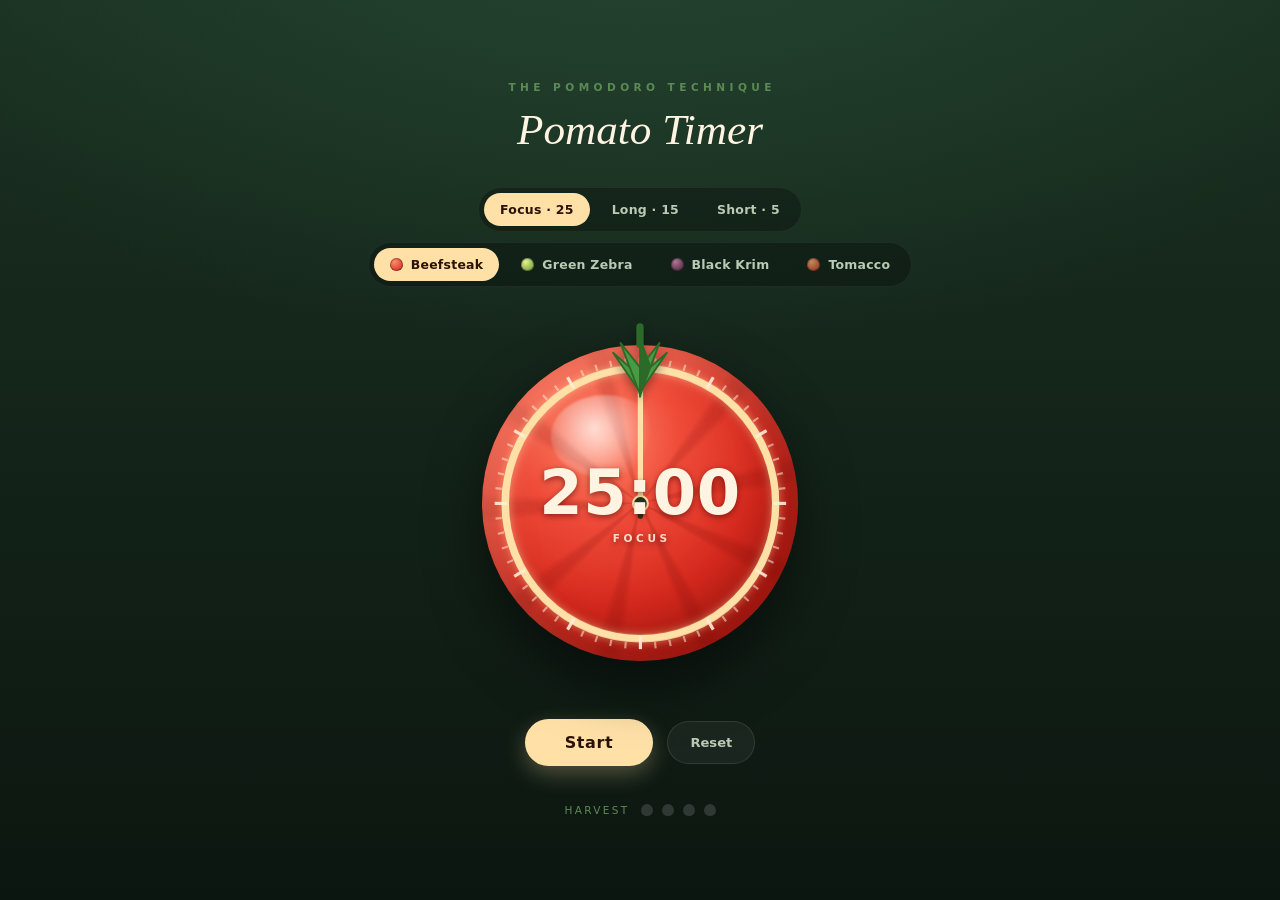
<file: index.html>
<!DOCTYPE html>
<html lang="en">
<head>
  <meta charset="UTF-8">
  <meta name="viewport" content="width=device-width, initial-scale=1.0">
  <title>Pomato Timer</title>
  <link rel="stylesheet" href="style.css">
  <script src="app.js" defer></script>
</head>
<body data-variety="beefsteak">

  <header class="brand">
    <div class="kicker">The Pomodoro Technique</div>
    <h1>Pomato Timer</h1>
  </header>

  <div class="switches">
    <div class="modes" role="group" aria-label="Timer mode">
      <button data-mode="focus" data-min="25" aria-pressed="true">Focus &#183; 25</button>
      <button data-mode="long"  data-min="15" aria-pressed="false">Long &#183; 15</button>
      <button data-mode="short" data-min="5" aria-pressed="false">Short &#183; 5</button>
    </div>

    <div class="varieties" role="group" aria-label="Tomato variety">
      <button data-variety="beefsteak" aria-pressed="true"><span class="swatch beefsteak"></span>Beefsteak</button>
      <button data-variety="green" aria-pressed="false"><span class="swatch green"></span>Green Zebra</button>
      <button data-variety="krim" aria-pressed="false"><span class="swatch krim"></span>Black Krim</button>
      <button data-variety="tomacco" aria-pressed="false"><span class="swatch tomacco"></span>Tomacco</button>
    </div>
  </div>

  <div class="stage" id="stage">
    <div class="tomato"></div>

    <!-- leafy calyx, drawn as vector paths -->
    <svg class="leaf" viewBox="0 0 100 100" aria-hidden="true">
      <g fill="var(--leaf)" stroke="var(--leaf-deep)" stroke-width="1.5" stroke-linejoin="round">
        <path d="M50 62 L28 30 L44 44 Z"/>
        <path d="M50 62 L72 30 L56 44 Z"/>
        <path d="M50 64 L34 22 L50 42 Z"/>
        <path d="M50 64 L66 22 L50 42 Z"/>
        <path d="M50 66 L50 18 L58 40 Z" fill="var(--leaf-deep)"/>
      </g>
      <rect x="47" y="6" width="6" height="20" rx="3" fill="var(--leaf-deep)"/>
    </svg>

    <!-- dial: track, progress ring, tick marks, sweeping hand -->
    <svg class="dial" viewBox="0 0 300 300" aria-hidden="true">
      <circle class="track" cx="150" cy="150" r="128"/>
      <circle class="progress" id="progress" cx="150" cy="150" r="128"/>
      <g id="ticks"></g>
      <g class="hand-group" id="hand">
        <line class="hand" x1="150" y1="162" x2="150" y2="150"/>
        <line class="hand-tip" x1="150" y1="150" x2="150" y2="44"/>
        <circle class="hub" cx="150" cy="150" r="7"/>
      </g>
    </svg>

    <div class="readout">
      <div class="time" id="time" aria-live="polite">25:00</div>
      <div class="phase" id="phase">Focus</div>
    </div>
  </div>

  <div class="controls">
    <button class="btn primary" id="toggle" title="Start / Pause (Space)">Start</button>
    <button class="btn ghost" id="reset" title="Reset (R)">Reset</button>
  </div>

  <div class="harvest" id="harvest" aria-label="Completed focus sessions">
    <span class="label">Harvest</span>
  </div>

</body>
</html>
</file>
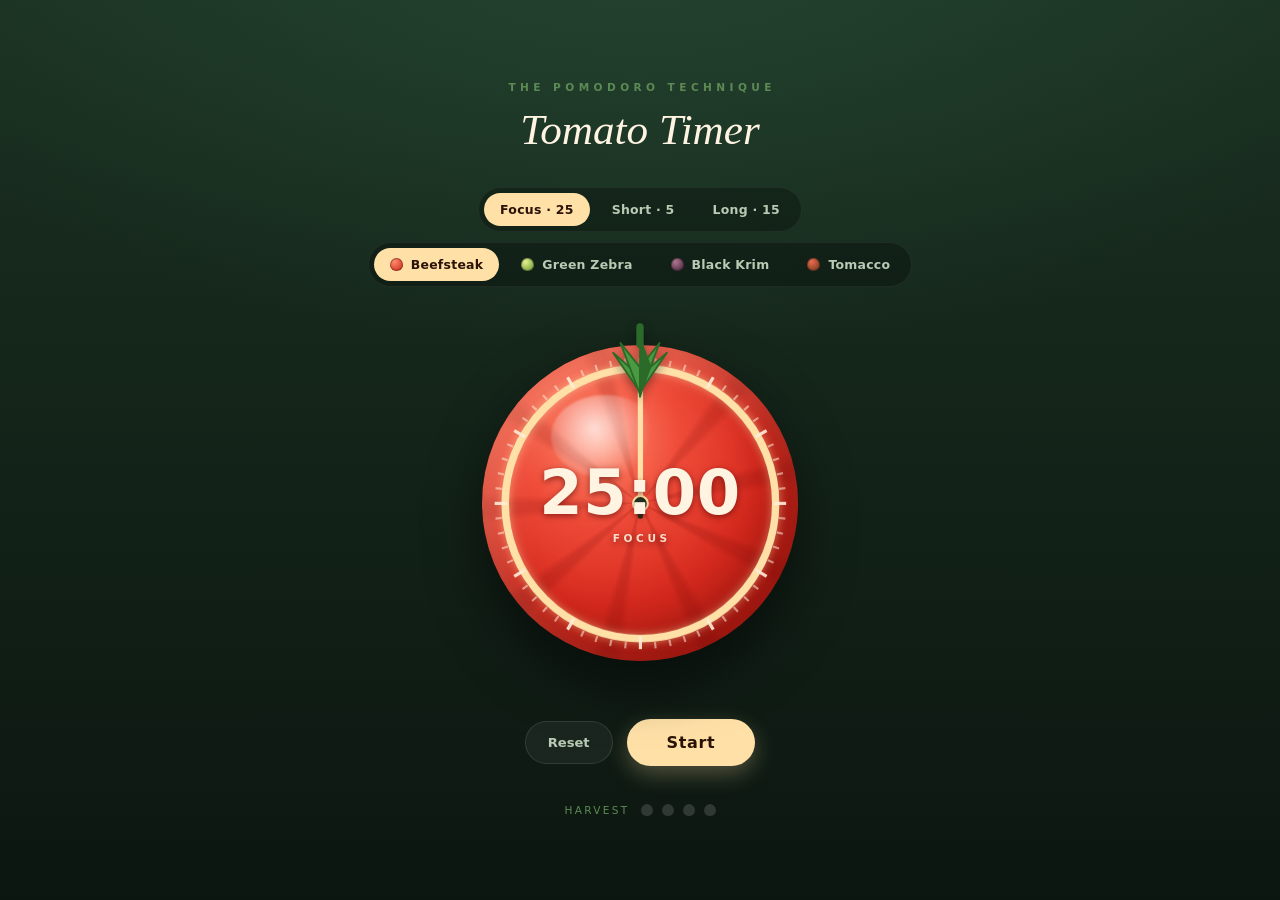
<file: tomato-timer.html>
<!DOCTYPE html>
<html lang="en">
<head>
  <meta charset="UTF-8">
  <meta name="viewport" content="width=device-width, initial-scale=1.0">
  <title>Tom Tom Tom</title>
  <style>
    :root{
      --bg-top:#1a3021;
      --bg-bot:#0c1610;
      --herb:#5c8a54;
      --cream:#fff3e2;
      --muted:#b9cbb4;
      --tomato-hi:#ff8a6b;
      --tomato-mid:#ef4b39;
      --tomato-shade:#d62a1e;
      --tomato-deep:#a81a12;
      --stripes:repeating-conic-gradient(from 8deg,
        rgba(120,15,8,0) 0deg 26deg,
        rgba(120,15,8,.16) 30deg 34deg,
        rgba(120,15,8,0) 38deg);
      --stripe-blend:multiply;
      --shadow-dark:rgba(120,10,6,.55);
      --shadow-light:rgba(255,190,160,.38);
      --leaf:#4a9a41;
      --leaf-deep:#2c6a29;
      --ring:#ffe1a8;
      --ring-track:rgba(255,240,220,.14);
      --hand:#20321f;
      --hand-tip:#ffe1a8;
      --pip-on:#ef4b39;
      --pip-off:rgba(255,255,255,.14);
    }

    /* Green Zebra — green body with yellow-green stripes */
    body[data-variety="green"]{
      --tomato-hi:#e6f18c;
      --tomato-mid:#8fbf46;
      --tomato-shade:#5f9130;
      --tomato-deep:#39631d;
      --stripes:repeating-conic-gradient(from 8deg,
        rgba(210,238,110,0) 0deg 22deg,
        rgba(210,238,110,.9) 27deg 33deg,
        rgba(210,238,110,0) 38deg);
      --stripe-blend:overlay;
      --shadow-dark:rgba(38,66,16,.55);
      --shadow-light:rgba(232,246,170,.42);
      --pip-on:#8fbf46;
    }

    /* Black Krim — dusky purple with hints of red */
    body[data-variety="krim"]{
      --tomato-hi:#b07690;
      --tomato-mid:#6e3a5a;
      --tomato-shade:#4c2640;
      --tomato-deep:#2f172c;
      --stripes:repeating-conic-gradient(from 8deg,
        rgba(198,52,46,0) 0deg 22deg,
        rgba(198,52,46,.6) 27deg 34deg,
        rgba(198,52,46,0) 38deg);
      --stripe-blend:soft-light;
      --shadow-dark:rgba(38,14,36,.6);
      --shadow-light:rgba(214,172,202,.34);
      --pip-on:#9c4763;
    }

    /* Tomacco — deep tobacco red banded with cured-leaf brown */
    body[data-variety="tomacco"]{
      --tomato-hi:#f2795c;
      --tomato-mid:#d6352a;
      --tomato-shade:#9e2018;
      --tomato-deep:#63120d;
      --stripes:repeating-conic-gradient(from 8deg,
        rgba(92,56,26,0) 0deg 21deg,
        rgba(92,56,26,.92) 26deg 34deg,
        rgba(92,56,26,0) 38deg);
      /* the other varieties tint their base colour; brown has more green than red
         does, so multiply/overlay can only darken toward red. normal lays down
         actual brown pigment. */
      --stripe-blend:normal;
      --shadow-dark:rgba(64,18,8,.55);
      --shadow-light:rgba(255,188,152,.36);
      --pip-on:#b8442a;
    }

    *{box-sizing:border-box;margin:0;padding:0}

    html,body{height:100%}

    body{
      min-height:100%;
      display:flex;
      flex-direction:column;
      align-items:center;
      justify-content:center;
      gap:clamp(20px,4vh,40px);
      padding:32px 20px;
      font-family:"Georgia","Iowan Old Style",serif;
      color:var(--cream);
      background:
        radial-gradient(120% 90% at 50% -10%, #244430 0%, transparent 55%),
        linear-gradient(180deg, var(--bg-top), var(--bg-bot));
      background-attachment:fixed;
    }

    .brand{
      text-align:center;
      line-height:1;
    }
    .brand .kicker{
      font-family:ui-sans-serif,system-ui,sans-serif;
      text-transform:uppercase;
      letter-spacing:.42em;
      font-size:.66rem;
      font-weight:600;
      color:var(--herb);
      padding-left:.42em;
    }
    .brand h1{
      font-size:clamp(1.9rem,5vw,2.7rem);
      font-weight:400;
      font-style:italic;
      margin-top:.35em;
      color:var(--cream);
    }

    /* ---- mode switch ---- */
    .modes{
      display:flex;
      gap:6px;
      padding:5px;
      background:rgba(0,0,0,.28);
      border:1px solid rgba(255,255,255,.06);
      border-radius:999px;
    }
    .modes button{
      font-family:ui-sans-serif,system-ui,sans-serif;
      font-size:.78rem;
      font-weight:600;
      letter-spacing:.02em;
      color:var(--muted);
      background:transparent;
      border:none;
      padding:9px 16px;
      border-radius:999px;
      cursor:pointer;
      transition:color .2s, background .25s;
    }
    .modes button:hover{color:var(--cream)}
    .modes button[aria-pressed="true"]{
      color:#2a1207;
      background:var(--ring);
    }

    /* stack the two switcher rows tightly as one unit */
    .switches{
      display:flex;
      flex-direction:column;
      align-items:center;
      gap:10px;
    }

    /* ---- tomato variety switch ---- */
    .varieties{
      display:flex;
      flex-wrap:wrap;
      justify-content:center;
      gap:6px;
      padding:5px;
      background:rgba(0,0,0,.28);
      border:1px solid rgba(255,255,255,.06);
      border-radius:999px;
    }
    .varieties button{
      display:inline-flex;
      align-items:center;
      gap:8px;
      font-family:ui-sans-serif,system-ui,sans-serif;
      font-size:.78rem;
      font-weight:600;
      letter-spacing:.02em;
      color:var(--muted);
      background:transparent;
      border:none;
      padding:9px 16px;
      border-radius:999px;
      cursor:pointer;
      transition:color .2s, background .25s;
    }
    .varieties button:hover{color:var(--cream)}
    .varieties button[aria-pressed="true"]{
      color:#2a1207;
      background:var(--ring);
    }
    .swatch{
      width:13px;
      height:13px;
      flex:none;
      border-radius:50% 50% 50% 50% / 55% 55% 45% 45%;
      box-shadow:inset 0 0 0 1px rgba(0,0,0,.3);
    }
    .swatch.beefsteak{background:radial-gradient(circle at 35% 30%,#ff8a6b,#c62216)}
    .swatch.green{background:radial-gradient(circle at 35% 30%,#e6f18c,#5f9130)}
    .swatch.krim{background:radial-gradient(circle at 35% 30%,#b07690,#3a1c34)}
    .swatch.tomacco{background:radial-gradient(circle at 35% 30%,#ef6a4e,#5c3418)}

    /* ---- the tomato timer ---- */
    .stage{
      --size:clamp(240px,74vw,360px);
      position:relative;
      width:var(--size);
      height:var(--size);
      display:grid;
      place-items:center;
    }

    .tomato{
      position:absolute;
      inset:6%;
      border-radius:50%;
      background:
        var(--stripes),
        radial-gradient(circle at 37% 30%,
          var(--tomato-hi) 0%, var(--tomato-mid) 27%,
          var(--tomato-shade) 56%, var(--tomato-deep) 100%);
      background-blend-mode:var(--stripe-blend), normal;
      box-shadow:
        inset -20px -24px 44px var(--shadow-dark),
        inset 16px 18px 34px var(--shadow-light),
        0 26px 54px rgba(0,0,0,.5);
      transition:background .4s ease, box-shadow .4s ease;
    }
    /* glossy specular highlight */
    .tomato::after{
      content:"";
      position:absolute;
      left:22%; top:16%;
      width:34%; height:26%;
      border-radius:50%;
      background:radial-gradient(circle at 40% 40%, rgba(255,255,255,.72), rgba(255,255,255,0) 70%);
      filter:blur(1px);
    }

    /* leafy calyx + stem on the crown */
    .leaf{
      position:absolute;
      top:-2%;
      left:50%;
      width:34%;
      height:34%;
      transform:translateX(-50%);
      z-index:4;
      filter:drop-shadow(0 4px 5px rgba(0,0,0,.35));
    }

    /* svg overlay: track, progress ring, ticks, sweeping hand */
    .dial{
      position:absolute;
      inset:6%;
      z-index:3;
      overflow:visible;
    }
    .track{fill:none;stroke:var(--ring-track);stroke-width:7}
    .progress{
      fill:none;
      stroke:var(--ring);
      stroke-width:7;
      stroke-linecap:round;
      transform:rotate(-90deg);
      transform-origin:150px 150px;
      filter:drop-shadow(0 0 4px rgba(255,225,168,.5));
    }
    .tick{stroke:rgba(255,235,215,.55);stroke-width:2}
    .tick.major{stroke:rgba(255,235,215,.9);stroke-width:3}
    .hand-group{transform-origin:150px 150px}
    .hand{stroke:var(--hand);stroke-width:5;stroke-linecap:round}
    .hand-tip{stroke:var(--hand-tip);stroke-width:5;stroke-linecap:round}
    .hub{fill:var(--hand);stroke:var(--hand-tip);stroke-width:2}

    /* center readout sits above the dial */
    .readout{
      position:relative;
      z-index:3;
      text-align:center;
      pointer-events:none;
      text-shadow:0 2px 6px rgba(80,6,2,.6);
    }
    .time{
      font-family:ui-sans-serif,system-ui,sans-serif;
      font-variant-numeric:tabular-nums;
      font-weight:700;
      font-size:clamp(2.6rem,12vw,3.9rem);
      letter-spacing:.01em;
      line-height:1;
      color:var(--cream);
    }
    .phase{
      font-family:ui-sans-serif,system-ui,sans-serif;
      text-transform:uppercase;
      letter-spacing:.34em;
      font-size:.66rem;
      font-weight:600;
      margin-top:.7em;
      padding-left:.34em;
      color:#ffdcc7;
    }

    .stage.done .tomato{animation:wobble .6s ease}
    @keyframes wobble{
      0%,100%{transform:rotate(0) scale(1)}
      20%{transform:rotate(-4deg) scale(1.04)}
      45%{transform:rotate(3deg) scale(.98)}
      70%{transform:rotate(-2deg) scale(1.02)}
    }

    /* ---- controls ---- */
    .controls{
      display:flex;
      align-items:center;
      gap:14px;
    }
    .btn{
      font-family:ui-sans-serif,system-ui,sans-serif;
      cursor:pointer;
      border:none;
      transition:transform .12s ease, background .2s, color .2s, box-shadow .2s;
    }
    .btn:active{transform:translateY(1px)}
    .btn.primary{
      font-size:1rem;
      font-weight:700;
      letter-spacing:.04em;
      color:#2a1207;
      background:var(--ring);
      padding:14px 40px;
      border-radius:999px;
      box-shadow:0 8px 22px rgba(255,225,168,.28);
    }
    .btn.primary:hover{box-shadow:0 10px 28px rgba(255,225,168,.4)}
    .btn.ghost{
      font-size:.82rem;
      font-weight:600;
      color:var(--muted);
      background:rgba(255,255,255,.05);
      border:1px solid rgba(255,255,255,.1);
      padding:13px 22px;
      border-radius:999px;
    }
    .btn.ghost:hover{color:var(--cream);background:rgba(255,255,255,.1)}

    /* completed-session pips */
    .harvest{
      display:flex;
      align-items:center;
      gap:9px;
      min-height:16px;
    }
    .harvest .label{
      font-family:ui-sans-serif,system-ui,sans-serif;
      font-size:.66rem;
      text-transform:uppercase;
      letter-spacing:.22em;
      color:var(--herb);
      margin-right:2px;
    }
    .pip{
      width:12px;height:12px;border-radius:50% 50% 50% 50% / 55% 55% 45% 45%;
      background:var(--pip-off);
      transition:background .3s, transform .3s;
    }
    .pip.on{background:var(--pip-on);transform:scale(1.05)}

    :focus-visible{outline:3px solid var(--ring);outline-offset:3px;border-radius:6px}

    @media (prefers-reduced-motion:reduce){
      .stage.done .tomato{animation:none}
      .btn{transition:none}
    }
  </style>
</head>
<body data-variety="beefsteak">

  <header class="brand">
    <div class="kicker">The Pomodoro Technique</div>
    <h1>Tomato Timer</h1>
  </header>

  <div class="switches">
    <div class="modes" role="group" aria-label="Timer mode">
      <button data-mode="focus" data-min="25" aria-pressed="true">Focus · 25</button>
      <button data-mode="short" data-min="5" aria-pressed="false">Short · 5</button>
      <button data-mode="long"  data-min="15" aria-pressed="false">Long · 15</button>
    </div>

    <div class="varieties" role="group" aria-label="Tomato variety">
      <button data-variety="beefsteak" aria-pressed="true"><span class="swatch beefsteak"></span>Beefsteak</button>
      <button data-variety="green" aria-pressed="false"><span class="swatch green"></span>Green Zebra</button>
      <button data-variety="krim" aria-pressed="false"><span class="swatch krim"></span>Black Krim</button>
      <button data-variety="tomacco" aria-pressed="false"><span class="swatch tomacco"></span>Tomacco</button>
    </div>
  </div>

  <div class="stage" id="stage">
    <div class="tomato"></div>

    <!-- leafy calyx, drawn as vector paths -->
    <svg class="leaf" viewBox="0 0 100 100" aria-hidden="true">
      <g fill="var(--leaf)" stroke="var(--leaf-deep)" stroke-width="1.5" stroke-linejoin="round">
        <path d="M50 62 L28 30 L44 44 Z"/>
        <path d="M50 62 L72 30 L56 44 Z"/>
        <path d="M50 64 L34 22 L50 42 Z"/>
        <path d="M50 64 L66 22 L50 42 Z"/>
        <path d="M50 66 L50 18 L58 40 Z" fill="var(--leaf-deep)"/>
      </g>
      <rect x="47" y="6" width="6" height="20" rx="3" fill="var(--leaf-deep)"/>
    </svg>

    <!-- dial: track, progress ring, tick marks, sweeping hand -->
    <svg class="dial" viewBox="0 0 300 300" aria-hidden="true">
      <circle class="track" cx="150" cy="150" r="128"/>
      <circle class="progress" id="progress" cx="150" cy="150" r="128"/>
      <g id="ticks"></g>
      <g class="hand-group" id="hand">
        <line class="hand" x1="150" y1="162" x2="150" y2="150"/>
        <line class="hand-tip" x1="150" y1="150" x2="150" y2="44"/>
        <circle class="hub" cx="150" cy="150" r="7"/>
      </g>
    </svg>

    <div class="readout">
      <div class="time" id="time" aria-live="polite">25:00</div>
      <div class="phase" id="phase">Focus</div>
    </div>
  </div>

  <div class="controls">
    <button class="btn ghost" id="reset" title="Reset (R)">Reset</button>
    <button class="btn primary" id="toggle" title="Start / Pause (Space)">Start</button>
  </div>

  <div class="harvest" id="harvest" aria-label="Completed focus sessions">
    <span class="label">Harvest</span>
  </div>

  <script>
    // Tomato Timer — pomodoro clock, mode switching, variety theming, and chime.
    // Loaded with `defer`, so the DOM is ready by the time this runs.

    (function(){
      'use strict';

      const MODES = {
        focus: { min:25, label:"Focus" },
        short: { min:5,  label:"Short break" },
        long:  { min:15, label:"Long break" }
      };

      const stage    = document.getElementById('stage');
      const timeEl   = document.getElementById('time');
      const phaseEl  = document.getElementById('phase');
      const toggleBtn= document.getElementById('toggle');
      const resetBtn = document.getElementById('reset');
      const progress = document.getElementById('progress');
      const handEl   = document.getElementById('hand');
      const ticksEl  = document.getElementById('ticks');
      const harvestEl= document.getElementById('harvest');
      const modeBtns = Array.from(document.querySelectorAll('.modes button'));
      const varietyBtns = Array.from(document.querySelectorAll('.varieties button'));

      const R = 128;
      const CIRC = 2 * Math.PI * R;
      progress.style.strokeDasharray = CIRC;

      // build 60 tick marks, longer every 5th
      for (let i = 0; i < 60; i++){
        const major = i % 5 === 0;
        const a = (i / 60) * Math.PI * 2 - Math.PI/2;
        const outer = 138, inner = major ? 126 : 132;
        const line = document.createElementNS('http://www.w3.org/2000/svg','line');
        line.setAttribute('x1', 150 + Math.cos(a)*inner);
        line.setAttribute('y1', 150 + Math.sin(a)*inner);
        line.setAttribute('x2', 150 + Math.cos(a)*outer);
        line.setAttribute('y2', 150 + Math.sin(a)*outer);
        line.setAttribute('class', major ? 'tick major' : 'tick');
        ticksEl.appendChild(line);
      }

      let mode = 'focus';
      let total = MODES[mode].min * 60 * 1000;   // ms
      let remaining = total;                      // ms
      let running = false;
      let endAt = 0;                              // timestamp when it hits zero
      let rafId = null;
      let completedFocus = 0;

      function fmt(ms){
        const s = Math.max(0, Math.ceil(ms/1000));
        const m = Math.floor(s/60);
        const r = s % 60;
        return m + ':' + String(r).padStart(2,'0');
      }

      function render(){
        timeEl.textContent = fmt(remaining);
        const elapsed = total - remaining;
        const frac = total > 0 ? elapsed/total : 0;
        // drain the ring as time elapses
        progress.style.strokeDashoffset = CIRC * frac;
        // sweep the hand once around per session
        handEl.style.transform = 'rotate(' + (frac * 360) + 'deg)';
      }

      function tick(){
        remaining = endAt - Date.now();
        if (remaining <= 0){
          remaining = 0;
          render();
          finish();
          return;
        }
        render();
        rafId = requestAnimationFrame(tick);
      }

      function start(){
        if (running || remaining <= 0) return;
        running = true;
        endAt = Date.now() + remaining;
        toggleBtn.textContent = 'Pause';
        stage.classList.remove('done');
        rafId = requestAnimationFrame(tick);
      }

      function pause(){
        if (!running) return;
        running = false;
        cancelAnimationFrame(rafId);
        remaining = endAt - Date.now();
        toggleBtn.textContent = 'Resume';
        render();
      }

      function reset(){
        running = false;
        cancelAnimationFrame(rafId);
        total = MODES[mode].min * 60 * 1000;
        remaining = total;
        toggleBtn.textContent = 'Start';
        stage.classList.remove('done');
        render();
      }

      function finish(){
        running = false;
        cancelAnimationFrame(rafId);
        toggleBtn.textContent = 'Start';
        stage.classList.add('done');
        chime();
        if (mode === 'focus'){
          completedFocus++;
          drawHarvest();
        }
        // reset back to full so it's ready to go again
        remaining = total;
        setTimeout(() => { if(!running) render(); }, 650);
      }

      function setMode(next){
        mode = next;
        modeBtns.forEach(b => b.setAttribute('aria-pressed', String(b.dataset.mode === mode)));
        phaseEl.textContent = MODES[mode].label;
        reset();
      }

      function drawHarvest(){
        // keep the label, refresh pips
        harvestEl.querySelectorAll('.pip').forEach(p => p.remove());
        const shown = Math.min(completedFocus, 8);
        for (let i = 0; i < Math.max(shown, 4); i++){
          const pip = document.createElement('span');
          pip.className = 'pip' + (i < completedFocus ? ' on' : '');
          harvestEl.appendChild(pip);
        }
      }

      // gentle three-note chime, no audio files
      let audioCtx = null;
      function chime(){
        try{
          audioCtx = audioCtx || new (window.AudioContext || window.webkitAudioContext)();
          const now = audioCtx.currentTime;
          [880, 1108, 1318].forEach((f, i) => {
            const osc = audioCtx.createOscillator();
            const gain = audioCtx.createGain();
            osc.type = 'sine';
            osc.frequency.value = f;
            const t = now + i * 0.18;
            gain.gain.setValueAtTime(0.0001, t);
            gain.gain.exponentialRampToValueAtTime(0.25, t + 0.02);
            gain.gain.exponentialRampToValueAtTime(0.0001, t + 0.4);
            osc.connect(gain).connect(audioCtx.destination);
            osc.start(t);
            osc.stop(t + 0.42);
          });
        }catch(e){/* audio not available, fine */}
      }

      // events
      toggleBtn.addEventListener('click', () => running ? pause() : start());
      resetBtn.addEventListener('click', reset);
      modeBtns.forEach(b => b.addEventListener('click', () => setMode(b.dataset.mode)));

      function setVariety(next){
        document.body.dataset.variety = next;
        varietyBtns.forEach(b => b.setAttribute('aria-pressed', String(b.dataset.variety === next)));
      }
      varietyBtns.forEach(b => b.addEventListener('click', () => setVariety(b.dataset.variety)));

      document.addEventListener('keydown', (e) => {
        if (e.code === 'Space'){ e.preventDefault(); running ? pause() : start(); }
        else if (e.key.toLowerCase() === 'r'){ reset(); }
      });

      drawHarvest();
      render();
    })();
  </script>

</body>
</html>
</file>
<file: style.css>
@charset "utf-8";
/* Tomato Timer stylesheet
   build: 2026-07-30 - varieties: beefsteak, green, krim, tomacco
   Check which copy is live:
     getComputedStyle(document.documentElement).getPropertyValue('--css-build')
   Empty result = the browser is loading an older stylesheet. */

:root{
  --css-build:"2026-07-30b-ascii-tomacco-brown";
  --bg-top:#1a3021;
  --bg-bot:#0c1610;
  --herb:#5c8a54;
  --cream:#fff3e2;
  --muted:#b9cbb4;
  --tomato-hi:#ff8a6b;
  --tomato-mid:#ef4b39;
  --tomato-shade:#d62a1e;
  --tomato-deep:#a81a12;
  --stripes:repeating-conic-gradient(from 8deg,
    rgba(120,15,8,0) 0deg 26deg,
    rgba(120,15,8,.16) 30deg 34deg,
    rgba(120,15,8,0) 38deg);
  --stripe-blend:multiply;
  --shadow-dark:rgba(120,10,6,.55);
  --shadow-light:rgba(255,190,160,.38);
  --leaf:#4a9a41;
  --leaf-deep:#2c6a29;
  --ring:#ffe1a8;
  --ring-track:rgba(255,240,220,.14);
  --hand:#20321f;
  --hand-tip:#ffe1a8;
  --pip-on:#ef4b39;
  --pip-off:rgba(255,255,255,.14);
}

/* Green Zebra -- green body with yellow-green stripes */
body[data-variety="green"]{
  --tomato-hi:#e6f18c;
  --tomato-mid:#8fbf46;
  --tomato-shade:#5f9130;
  --tomato-deep:#39631d;
  --stripes:repeating-conic-gradient(from 8deg,
    rgba(210,238,110,0) 0deg 22deg,
    rgba(210,238,110,.9) 27deg 33deg,
    rgba(210,238,110,0) 38deg);
  --stripe-blend:overlay;
  --shadow-dark:rgba(38,66,16,.55);
  --shadow-light:rgba(232,246,170,.42);
  --pip-on:#8fbf46;
}

/* Black Krim -- dusky purple with hints of red */
body[data-variety="krim"]{
  --tomato-hi:#b07690;
  --tomato-mid:#6e3a5a;
  --tomato-shade:#4c2640;
  --tomato-deep:#2f172c;
  --stripes:repeating-conic-gradient(from 8deg,
    rgba(198,52,46,0) 0deg 22deg,
    rgba(198,52,46,.6) 27deg 34deg,
    rgba(198,52,46,0) 38deg);
  --stripe-blend:soft-light;
  --shadow-dark:rgba(38,14,36,.6);
  --shadow-light:rgba(214,172,202,.34);
  --pip-on:#9c4763;
}

/* Tomacco -- cured tobacco brown, banded with tomato red */
body[data-variety="tomacco"]{
  --tomato-hi:#c08a5c;
  --tomato-mid:#8a5630;
  --tomato-shade:#5c3719;
  --tomato-deep:#331d0c;
  --stripes:repeating-conic-gradient(from 8deg,
    rgba(196,54,38,0) 0deg 21deg,
    rgba(196,54,38,.9) 26deg 34deg,
    rgba(196,54,38,0) 38deg);
  /* red over brown: multiply would only drive it toward dark brown, so the
     stripes are laid down as pigment instead. */
  --stripe-blend:normal;
  --shadow-dark:rgba(44,22,6,.55);
  --shadow-light:rgba(244,206,166,.34);
  --pip-on:#8a5630;
}

*{box-sizing:border-box;margin:0;padding:0}

html,body{height:100%}

body{
  min-height:100%;
  display:flex;
  flex-direction:column;
  align-items:center;
  justify-content:center;
  gap:clamp(20px,4vh,40px);
  padding:32px 20px;
  font-family:"Georgia","Iowan Old Style",serif;
  color:var(--cream);
  background:
    radial-gradient(120% 90% at 50% -10%, #244430 0%, transparent 55%),
    linear-gradient(180deg, var(--bg-top), var(--bg-bot));
  background-attachment:fixed;
}

.brand{
  text-align:center;
  line-height:1;
}
.brand .kicker{
  font-family:ui-sans-serif,system-ui,sans-serif;
  text-transform:uppercase;
  letter-spacing:.42em;
  font-size:.66rem;
  font-weight:600;
  color:var(--herb);
  padding-left:.42em;
}
.brand h1{
  font-size:clamp(1.9rem,5vw,2.7rem);
  font-weight:400;
  font-style:italic;
  margin-top:.35em;
  color:var(--cream);
}

/* ---- mode switch ---- */
.modes{
  display:flex;
  gap:6px;
  padding:5px;
  background:rgba(0,0,0,.28);
  border:1px solid rgba(255,255,255,.06);
  border-radius:999px;
}
.modes button{
  font-family:ui-sans-serif,system-ui,sans-serif;
  font-size:.78rem;
  font-weight:600;
  letter-spacing:.02em;
  color:var(--muted);
  background:transparent;
  border:none;
  padding:9px 16px;
  border-radius:999px;
  cursor:pointer;
  transition:color .2s, background .25s;
}
.modes button:hover{color:var(--cream)}
.modes button[aria-pressed="true"]{
  color:#2a1207;
  background:var(--ring);
}

/* stack the two switcher rows tightly as one unit */
.switches{
  display:flex;
  flex-direction:column;
  align-items:center;
  gap:10px;
}

/* ---- tomato variety switch ---- */
.varieties{
  display:flex;
  flex-wrap:wrap;
  justify-content:center;
  gap:6px;
  padding:5px;
  background:rgba(0,0,0,.28);
  border:1px solid rgba(255,255,255,.06);
  border-radius:999px;
}
.varieties button{
  display:inline-flex;
  align-items:center;
  gap:8px;
  font-family:ui-sans-serif,system-ui,sans-serif;
  font-size:.78rem;
  font-weight:600;
  letter-spacing:.02em;
  color:var(--muted);
  background:transparent;
  border:none;
  padding:9px 16px;
  border-radius:999px;
  cursor:pointer;
  transition:color .2s, background .25s;
}
.varieties button:hover{color:var(--cream)}
.varieties button[aria-pressed="true"]{
  color:#2a1207;
  background:var(--ring);
}
.swatch{
  width:13px;
  height:13px;
  flex:none;
  border-radius:50% 50% 50% 50% / 55% 55% 45% 45%;
  box-shadow:inset 0 0 0 1px rgba(0,0,0,.3);
}
.swatch.beefsteak{background:radial-gradient(circle at 35% 30%,#ff8a6b,#c62216)}
.swatch.green{background:radial-gradient(circle at 35% 30%,#e6f18c,#5f9130)}
.swatch.krim{background:radial-gradient(circle at 35% 30%,#b07690,#3a1c34)}
.swatch.tomacco{background:radial-gradient(circle at 35% 30%,#c08a5c,#8f2c1c)}

/* ---- the tomato timer ---- */
.stage{
  --size:clamp(240px,74vw,360px);
  position:relative;
  width:var(--size);
  height:var(--size);
  display:grid;
  place-items:center;
}

.tomato{
  position:absolute;
  inset:6%;
  border-radius:50%;
  background:
    var(--stripes),
    radial-gradient(circle at 37% 30%,
      var(--tomato-hi) 0%, var(--tomato-mid) 27%,
      var(--tomato-shade) 56%, var(--tomato-deep) 100%);
  background-blend-mode:var(--stripe-blend), normal;
  box-shadow:
    inset -20px -24px 44px var(--shadow-dark),
    inset 16px 18px 34px var(--shadow-light),
    0 26px 54px rgba(0,0,0,.5);
  transition:background .4s ease, box-shadow .4s ease;
}
/* glossy specular highlight */
.tomato::after{
  content:"";
  position:absolute;
  left:22%; top:16%;
  width:34%; height:26%;
  border-radius:50%;
  background:radial-gradient(circle at 40% 40%, rgba(255,255,255,.72), rgba(255,255,255,0) 70%);
  filter:blur(1px);
}

/* leafy calyx + stem on the crown */
.leaf{
  position:absolute;
  top:-2%;
  left:50%;
  width:34%;
  height:34%;
  transform:translateX(-50%);
  z-index:4;
  filter:drop-shadow(0 4px 5px rgba(0,0,0,.35));
}

/* svg overlay: track, progress ring, ticks, sweeping hand */
.dial{
  position:absolute;
  inset:6%;
  z-index:3;
  overflow:visible;
}
.track{fill:none;stroke:var(--ring-track);stroke-width:7}
.progress{
  fill:none;
  stroke:var(--ring);
  stroke-width:7;
  stroke-linecap:round;
  transform:rotate(-90deg);
  transform-origin:150px 150px;
  filter:drop-shadow(0 0 4px rgba(255,225,168,.5));
}
.tick{stroke:rgba(255,235,215,.55);stroke-width:2}
.tick.major{stroke:rgba(255,235,215,.9);stroke-width:3}
.hand-group{transform-origin:150px 150px}
.hand{stroke:var(--hand);stroke-width:5;stroke-linecap:round}
.hand-tip{stroke:var(--hand-tip);stroke-width:5;stroke-linecap:round}
.hub{fill:var(--hand);stroke:var(--hand-tip);stroke-width:2}

/* center readout sits above the dial */
.readout{
  position:relative;
  z-index:3;
  text-align:center;
  pointer-events:none;
  text-shadow:0 2px 6px rgba(80,6,2,.6);
}
.time{
  font-family:ui-sans-serif,system-ui,sans-serif;
  font-variant-numeric:tabular-nums;
  font-weight:700;
  font-size:clamp(2.6rem,12vw,3.9rem);
  letter-spacing:.01em;
  line-height:1;
  color:var(--cream);
}
.phase{
  font-family:ui-sans-serif,system-ui,sans-serif;
  text-transform:uppercase;
  letter-spacing:.34em;
  font-size:.66rem;
  font-weight:600;
  margin-top:.7em;
  padding-left:.34em;
  color:#ffdcc7;
}

.stage.done .tomato{animation:wobble .6s ease}
@keyframes wobble{
  0%,100%{transform:rotate(0) scale(1)}
  20%{transform:rotate(-4deg) scale(1.04)}
  45%{transform:rotate(3deg) scale(.98)}
  70%{transform:rotate(-2deg) scale(1.02)}
}

/* ---- controls ---- */
.controls{
  display:flex;
  align-items:center;
  gap:14px;
}
.btn{
  font-family:ui-sans-serif,system-ui,sans-serif;
  cursor:pointer;
  border:none;
  transition:transform .12s ease, background .2s, color .2s, box-shadow .2s;
}
.btn:active{transform:translateY(1px)}
.btn.primary{
  font-size:1rem;
  font-weight:700;
  letter-spacing:.04em;
  color:#2a1207;
  background:var(--ring);
  padding:14px 40px;
  border-radius:999px;
  box-shadow:0 8px 22px rgba(255,225,168,.28);
}
.btn.primary:hover{box-shadow:0 10px 28px rgba(255,225,168,.4)}
.btn.ghost{
  font-size:.82rem;
  font-weight:600;
  color:var(--muted);
  background:rgba(255,255,255,.05);
  border:1px solid rgba(255,255,255,.1);
  padding:13px 22px;
  border-radius:999px;
}
.btn.ghost:hover{color:var(--cream);background:rgba(255,255,255,.1)}

/* completed-session pips */
.harvest{
  display:flex;
  align-items:center;
  gap:9px;
  min-height:16px;
}
.harvest .label{
  font-family:ui-sans-serif,system-ui,sans-serif;
  font-size:.66rem;
  text-transform:uppercase;
  letter-spacing:.22em;
  color:var(--herb);
  margin-right:2px;
}
.pip{
  width:12px;height:12px;border-radius:50% 50% 50% 50% / 55% 55% 45% 45%;
  background:var(--pip-off);
  transition:background .3s, transform .3s;
}
.pip.on{background:var(--pip-on);transform:scale(1.05)}

:focus-visible{outline:3px solid var(--ring);outline-offset:3px;border-radius:6px}

@media (prefers-reduced-motion:reduce){
  .stage.done .tomato{animation:none}
  .btn{transition:none}
}
</file>
